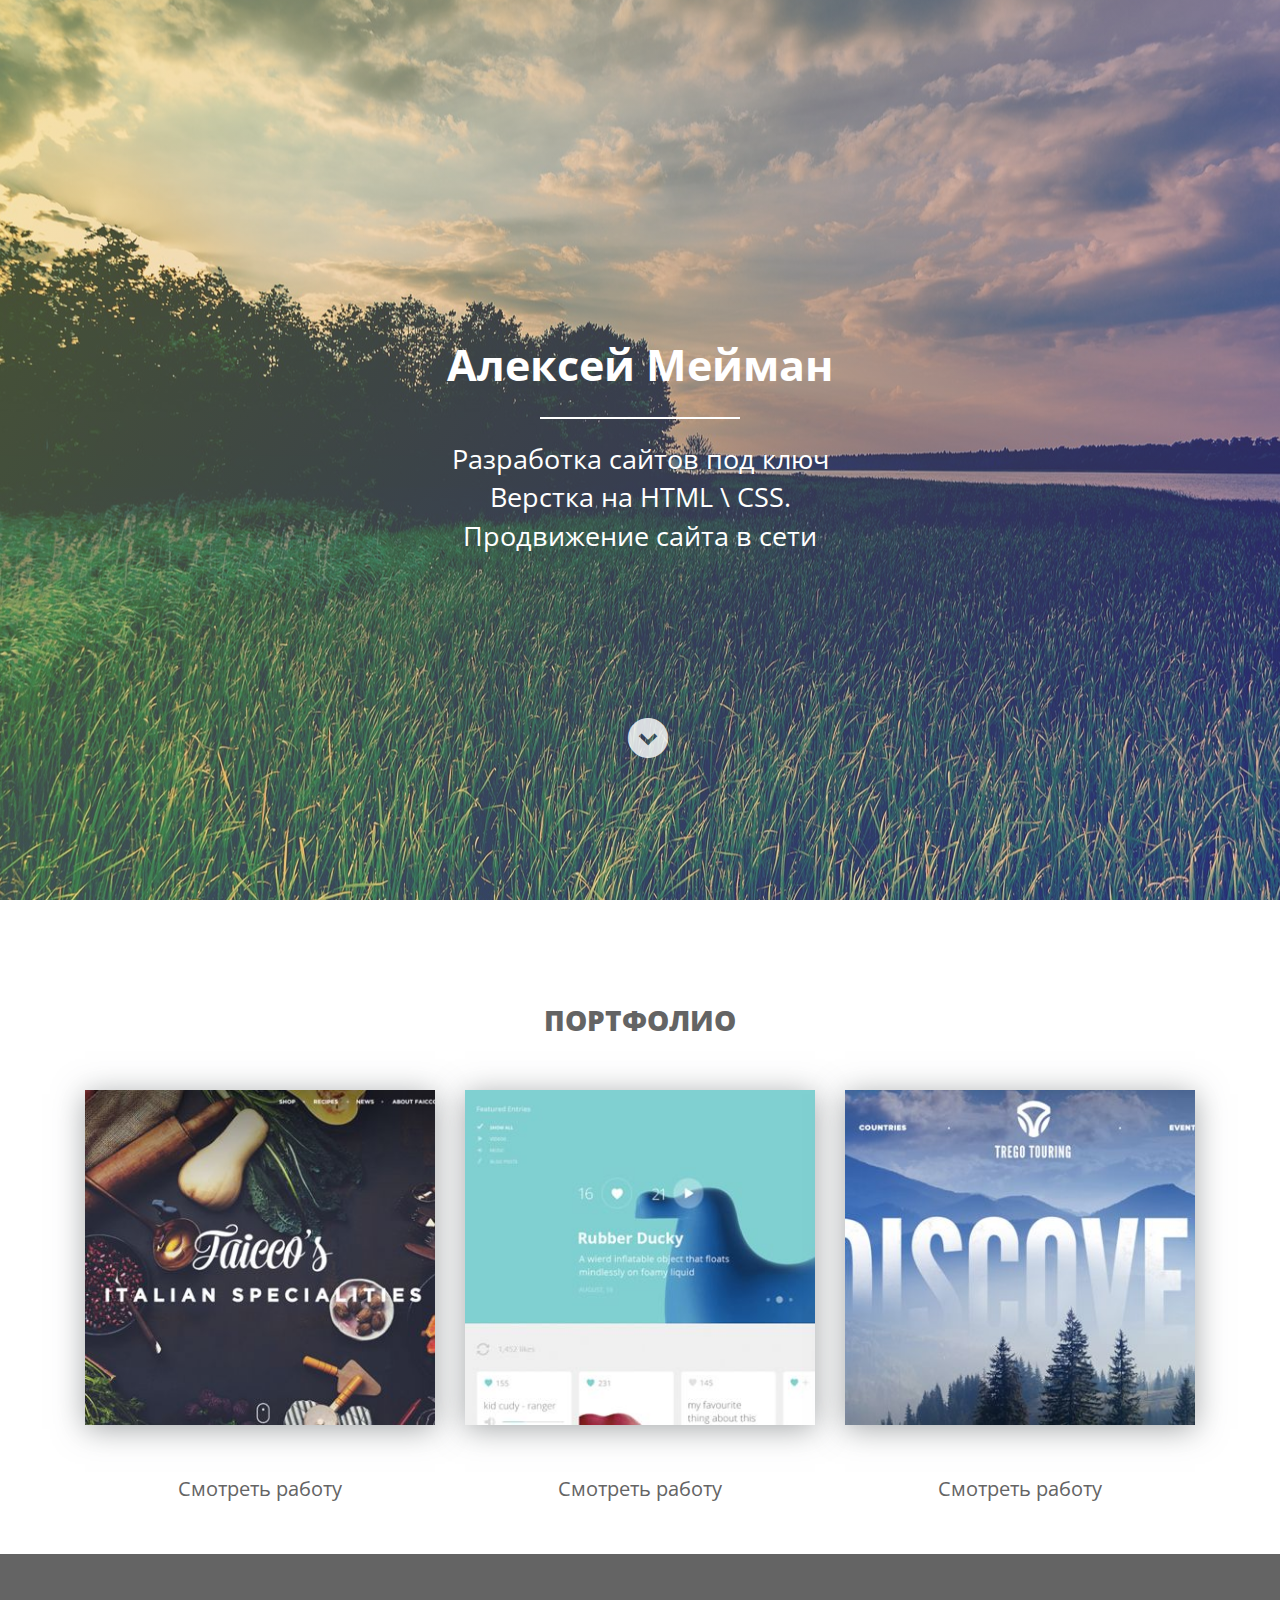
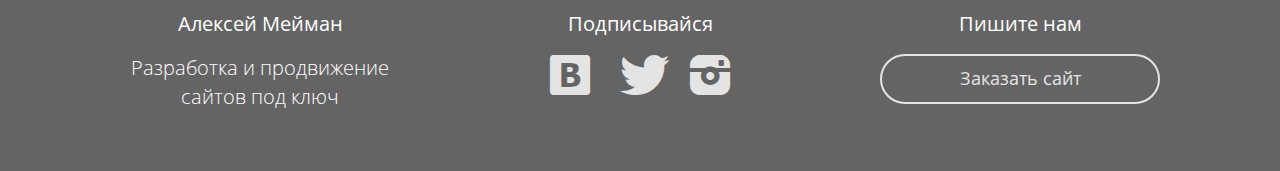
<file: index.html>
<!DOCTYPE html>
<html lang="ru">
  <head>
    <meta charset="utf-8">
    <meta http-equiv="X-UA-Compatible" content="IE=edge">
    <meta name="viewport" content="width=device-width, initial-scale=1">
    <!-- соцсети -->
    <meta property="og:url" content="">
    <meta property="og:type" content="website">
    <meta property="og:title" content="Алексей Мейман - разработка сайтов работающих на вас">
    <meta property="og:image" content="">
    <meta property="og:description" content="Разработка сайтов работающих на вас">
    <meta property="og:site_name" content="Портфолио разработчика">
    <meta property="article:author" content="Алексей Мейман">    
    <title>Алексей Мейман - Портфолио</title>
    <link href="https://fonts.googleapis.com/css?family=Open+Sans:300,400,800&amp;subset=cyrillic,cyrillic-ext" rel="stylesheet">
    <link rel="stylesheet" href="css/normalize.css">
    <link href="css/bootstrap.min.css" rel="stylesheet">
    <link rel="stylesheet" href="css/fontello.css">
    <link rel="stylesheet" href="css/fontello-embedded.css">
    <link href="css/main.css" rel="stylesheet">
    <link rel="shortcut icon" type="image/x-icon" href="favicon.ico">
    <!--[if lt IE 9]>
      <script src="https://oss.maxcdn.com/html5shiv/3.7.3/html5shiv.min.js"></script>
      <script src="https://oss.maxcdn.com/respond/1.4.2/respond.min.js"></script>
    <![endif]-->
  </head>
  <body>
    <div class="main">
      <!-- оверлей -->
      <div class="main__overlay">
        <!-- обертка -->
      <div class="main__wrapper">  
        <!-- заголовоу УТП     -->
        <div class="main__header">
          <h1>Алексей Мейман</h1>
          <div class="main__line"></div>
          <p>Разработка сайтов под ключ <br>
            Верстка на HTML \ CSS. <br> Продвижение сайта в сети </p>
            <a class="main__down" href="#"><i class="icon-dw"></i></a>
        </div>
      </div>

      </div>
    </div>
    <div class="container block">
      <h1 class="block__header">Портфолио</h1>
      <div class="row">
        <div class="block__portfolio">
          <div class="col-md-4">
            <div class="block__portfolio__cart">
              <img src="img/slide_1-compressor.jpg" alt="Работа 1">
              <a data-toggle="modal" data-work='work-1' class="block__portfolio__cart-btn" href="#work">Смотреть работу</a>
            </div>
          </div>
          <div class="col-md-4">
            <div class="block__portfolio__cart">
              <img src="img/slide_2-compressor.jpg" alt="Работа 3">
             <a data-toggle="modal" data-work='work-2' class="block__portfolio__cart-btn" href="#work">Смотреть работу</a>
            </div>
          </div>
          <div class="col-md-4">
            <div class="block__portfolio__cart">
              <img src="img/slide_3-compressor.jpg" alt="Работа 3">
              <a data-toggle="modal" data-work='work-3' class="block__portfolio__cart-btn" href="#work">Смотреть работу</a>
            </div>
          </div>
        </div>
      </div>
    </div>
     <div class="footer">
        <div class="container">
         <div class="row">
           <div class="col-md-4 space">
             <h3>Алексей Мейман</h3>
             <p>Разработка и продвижение <br> сайтов под ключ</p>
           </div>
           <div class="col-md-4 space"><h3>Подписывайся</h3>           
            <span><a class="footer__icon" href="https://vk.com/debugs53"><i class="icon-vk"></i></a></span>
            <span><a class="footer__icon" href="#"><i class="icon-tw"></i></a></span>
            <span><a class="footer__icon" href="#"><i class="icon-inst"></i></a></span>           
           </div>
           <div class="col-md-4 space">
            <h3>Пишите нам</h3>
            <a class="footer__btn" href="https://vk.me/debugs53" >Заказать сайт</a> 
           </div>
         </div>
       </div>
     </div>
     <!-- modal window -->
    <div class="modal fade" id="work" role="dialog">
      <div class="modal-dialog" role="document">
        <div class="modal-content">
          <div class="modal-header">
            <button type="button" class="close" data-dismiss="modal" aria-label="Close"><span aria-hidden="true">&times;</span></button>
            <h4 class="modal-title">Описание проекта</h4>
          </div>
          <div class="modal-body">
            
          </div>
          <!-- <div class="modal-footer">
            <button type="button" class="btn btn-default" data-dismiss="modal">Close</button>
            <button type="button" class="btn btn-primary">Save changes</button>
          </div> -->
        </div><!-- /.модал-контент -->  
      </div><!-- /.модальное окно -->  
    </div><!-- /.модальные -->  

    <!-- jQuery (necessary for Bootstrap's JavaScript plugins) -->
    <script src="https://ajax.googleapis.com/ajax/libs/jquery/1.12.4/jquery.min.js"></script>
    <script src="js/bootstrap.min.js"></script>
    <script>
      $(function() {
        var link = $('a[data-toggle="modal"]');
          link.on('click', function(event){
          var work = $(this).attr('data-work');
          var modal = $('.modal');
          modal.find('.modal-body').load(work+'.html');
          });
      });

    </script>
  </body>
</html>
</file>
<file: css/fontello.css>
@font-face {
  font-family: 'fontello';
  src: url('../font/fontello.eot?23273701');
  src: url('../font/fontello.eot?23273701#iefix') format('embedded-opentype'),
       url('../font/fontello.woff2?23273701') format('woff2'),
       url('../font/fontello.woff?23273701') format('woff'),
       url('../font/fontello.ttf?23273701') format('truetype'),
       url('../font/fontello.svg?23273701#fontello') format('svg');
  font-weight: normal;
  font-style: normal;
}
/* Chrome hack: SVG is rendered more smooth in Windozze. 100% magic, uncomment if you need it. */
/* Note, that will break hinting! In other OS-es font will be not as sharp as it could be */
/*
@media screen and (-webkit-min-device-pixel-ratio:0) {
  @font-face {
    font-family: 'fontello';
    src: url('../font/fontello.svg?23273701#fontello') format('svg');
  }
}
*/
 
 [class^="icon-"]:before, [class*=" icon-"]:before {
  font-family: "fontello";
  font-style: normal;
  font-weight: normal;
  speak: none;
 
  display: inline-block;
  text-decoration: inherit;
  width: 1em;
  margin-right: .2em;
  text-align: center;
  /* opacity: .8; */
 
  /* For safety - reset parent styles, that can break glyph codes*/
  font-variant: normal;
  text-transform: none;
 
  /* fix buttons height, for twitter bootstrap */
  line-height: 1em;
 
  /* Animation center compensation - margins should be symmetric */
  /* remove if not needed */
  margin-left: .2em;
 
  /* you can be more comfortable with increased icons size */
  /* font-size: 120%; */
 
  /* Font smoothing. That was taken from TWBS */
  -webkit-font-smoothing: antialiased;
  -moz-osx-font-smoothing: grayscale;
 
  /* Uncomment for 3D effect */
  /* text-shadow: 1px 1px 1px rgba(127, 127, 127, 0.3); */
}
 
.icon-dw:before { content: '\e800'; } /* '' */
.icon-tw:before { content: '\e801'; } /* '' */
.icon-vk:before { content: '\f30a'; } /* '' */
.icon-inst:before { content: '\f31f'; } /* '' */
</file>
<file: css/fontello-embedded.css>
@font-face {
  font-family: 'fontello';
  src: url('../font/fontello.eot?52285741');
  src: url('../font/fontello.eot?52285741#iefix') format('embedded-opentype'),
       url('../font/fontello.svg?52285741#fontello') format('svg');
  font-weight: normal;
  font-style: normal;
}
@font-face {
  font-family: 'fontello';
  src: url('[data-uri]') format('woff'),
       url('[data-uri]') format('truetype');
}
/* Chrome hack: SVG is rendered more smooth in Windozze. 100% magic, uncomment if you need it. */
/* Note, that will break hinting! In other OS-es font will be not as sharp as it could be */
/*
@media screen and (-webkit-min-device-pixel-ratio:0) {
  @font-face {
    font-family: 'fontello';
    src: url('../font/fontello.svg?52285741#fontello') format('svg');
  }
}
*/
 
 [class^="icon-"]:before, [class*=" icon-"]:before {
  font-family: "fontello";
  font-style: normal;
  font-weight: normal;
  speak: none;
 
  display: inline-block;
  text-decoration: inherit;
  width: 1em;
  margin-right: .2em;
  text-align: center;
  /* opacity: .8; */
 
  /* For safety - reset parent styles, that can break glyph codes*/
  font-variant: normal;
  text-transform: none;
     
  /* fix buttons height, for twitter bootstrap */
  line-height: 1em;
 
  /* Animation center compensation - margins should be symmetric */
  /* remove if not needed */
  margin-left: .2em;
 
  /* you can be more comfortable with increased icons size */
  /* font-size: 120%; */
 
  /* Uncomment for 3D effect */
  /* text-shadow: 1px 1px 1px rgba(127, 127, 127, 0.3); */
}
.icon-dw:before { content: '\e800'; } /* '' */
.icon-tw:before { content: '\e801'; } /* '' */
.icon-vk:before { content: '\f30a'; } /* '' */
.icon-inst:before { content: '\f31f'; } /* '' */
</file>
<file: css/main.css>
body {
  font-family: 'Open Sans', sans-serif; }

html {
  font-size: 10px; }

h1, .row {
  margin: 0; }

a {
  text-decoration: none; }
  a:focus {
    outline: none;
    text-decoration: none; }

.main {
  height: 100vh;
  width: 100%;
  background: #000 url(../img/lake.jpg) center center no-repeat;
  position: relative; }
  .main h1 {
    font-size: 4.3rem;
    margin: 0; }
  .main p {
    font-size: 2.7rem;
    margin: 1rem; }
  .main__wrapper {
    display: table-cell;
    vertical-align: middle; }
  .main__overlay {
    position: absolute;
    width: 100%;
    height: 100%;
    background: -webkit-gradient(linear, left top, right bottom, from(rgba(242, 190, 10, 0.3)), to(rgba(150, 11, 244, 0.25)));
    background: -webkit-linear-gradient(top left, rgba(242, 190, 10, 0.3), rgba(150, 11, 244, 0.25));
    background: -o-linear-gradient(top left, rgba(242, 190, 10, 0.3), rgba(150, 11, 244, 0.25));
    background: linear-gradient(top left, rgba(242, 190, 10, 0.3), rgba(150, 11, 244, 0.25));
    display: table;
    vertical-align: middle;
    z-index: 1; }
  .main__header {
    color: #fff;
    text-align: center;
    color: #fff;
    z-index: 2; }
  .main__line {
    height: 2px;
    width: 20rem;
    margin: 1.5em auto;
    background-color: #fff; }
  .main__down {
    position: absolute;
    bottom: 15%;
    left: -webkit-calc(50% - 20px);
    left: calc(50% - 20px);
    color: rgba(255, 255, 255, 0.83);
    font-size: 40px;
    -webkit-transition: 0.3s;
    -o-transition: 0.3s;
    transition: 0.3s; }
    .main__down:hover {
      color: rgba(251, 238, 63, 0.77); }

.block {
  text-align: center;
  margin: 0 auto;
  padding-top: 10rem; }
  .block__header {
    text-align: center;
    text-transform: uppercase;
    font-weight: 800;
    color: #646464; }
  .block__portfolio {
    margin-top: 5rem;
    margin-bottom: 5rem;
    text-align: center; }
    .block__portfolio__cart-btn {
      cursor: pointer;
      display: inline-block;
      color: #646464;
      font-size: 2rem;
      margin: 5rem auto;
      border-bottom: 1px solid transparent; }
      .block__portfolio__cart-btn:hover {
        text-decoration: none;
        border-bottom: 1px dotted  #646464; }
    .block__portfolio__cart img {
      width: 100%;
      max-width: 360px;
      -webkit-box-shadow: 0px 4px 29px 0px rgba(87, 92, 97, 0.54);
              box-shadow: 0px 4px 29px 0px rgba(87, 92, 97, 0.54); }

.footer {
  background-color: #646464;
  color: #fff;
  text-align: center;
  margin: 0 auto;
  padding: 5rem 0; }
  .footer h3 {
    font-weight: 400;
    font-size: 2rem;
    line-height: 0rem;
    margin-bottom: 3rem; }
  .footer p {
    font-size: 2rem;
    font-weight: 200;
    margin: 1rem 0; }
  .footer__icon {
    font-size: 40px;
    color: #e4e4e4;
    margin: .5rem;
    line-height: 4rem; }
    .footer__icon:hover {
      color: rgba(251, 238, 63, 0.9); }
  .footer__btn {
    display: inline-block;
    color: #e4e4e4;
    font-size: 1.8rem;
    border: 2px solid #e4e4e4;
    padding: 10px 20px;
    width: 80%;
    max-width: 300px;
    -webkit-border-radius: 30px;
            border-radius: 30px;
    -webkit-transition: .2s;
    -o-transition: .2s;
    transition: .2s; }
    .footer__btn:hover {
      text-decoration: none;
      cursor: pointer;
      border: 2px solid #e4e4e4;
      color: #646464;
      background-color: #e4e4e4; }

.modal img {
  width: 100%; }

.modal-title {
  font-weight: 400;
  font-size: 2rem; }

.close {
  background-color: transparent;
  border: none;
  position: absolute;
  right: 2rem;
  top: 1.5rem;
  font-size: 2rem; }

.modal-btn {
  font-size: 1.6rem;
  font-weight: 600;
  display: inline-block;
  color: #333;
  border: 2px solid #333;
  padding: 10px 20px;
  -webkit-transition: .2s;
  -o-transition: .2s;
  transition: .2s; }
  .modal-btn:hover {
    text-decoration: none;
    background-color: #333;
    color: #fff; }

@media (min-width: 0px) and (max-width: 480px) {
  html {
    font-size: 8px; }
  .block__portfolio__cart-btn {
    font-size: 3rem; }
  .footer h3 {
    font-weight: 400;
    font-size: 3rem;
    padding-bottom: 10px; }
  .footer p {
    font-size: 2rem;
    font-weight: 200; }
  .footer a {
    font-size: 3.2rem; }
  .space {
    margin: 0 0 50px 0; } }

@media (min-width: 480px) and (max-width: 768px) {
  .block__portfolio__cart-btn {
    display: block;
    width: 40%; }
  .space {
    margin: 0 0 50px 0; } }
</file>
